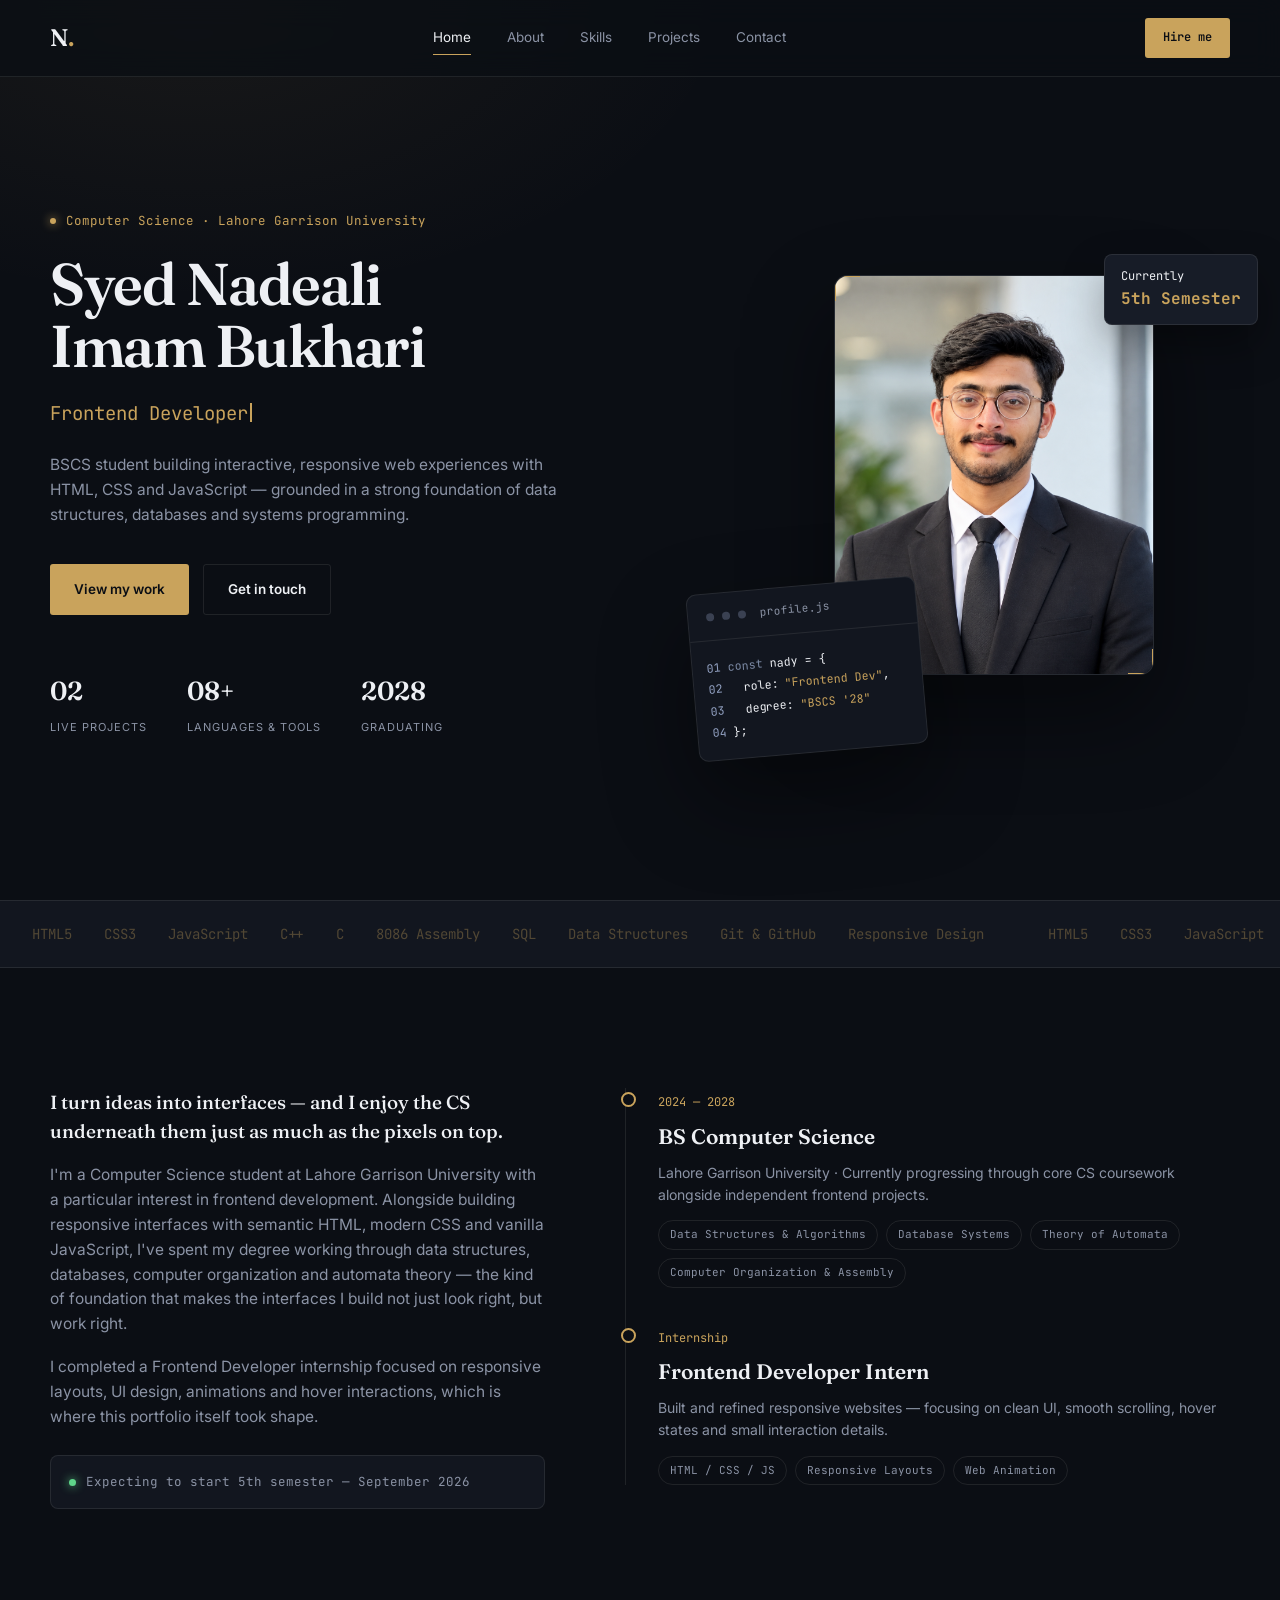
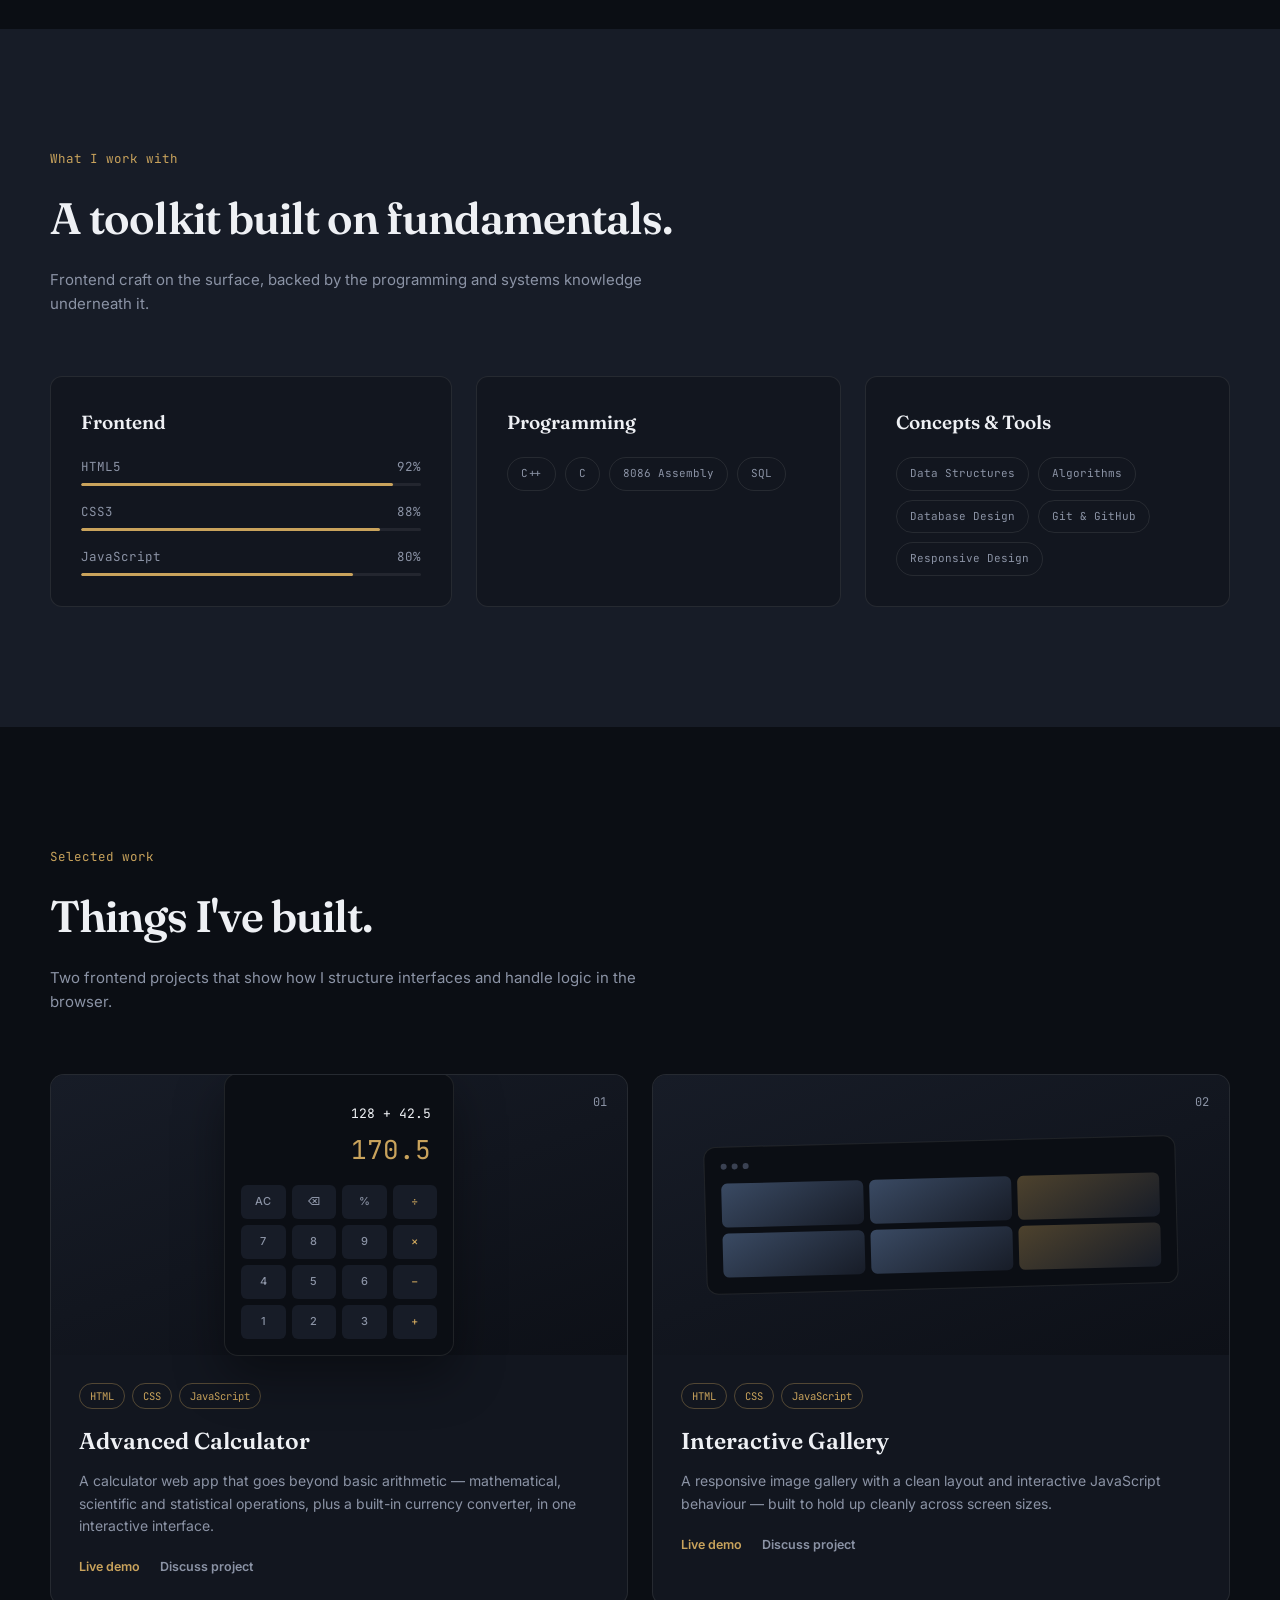
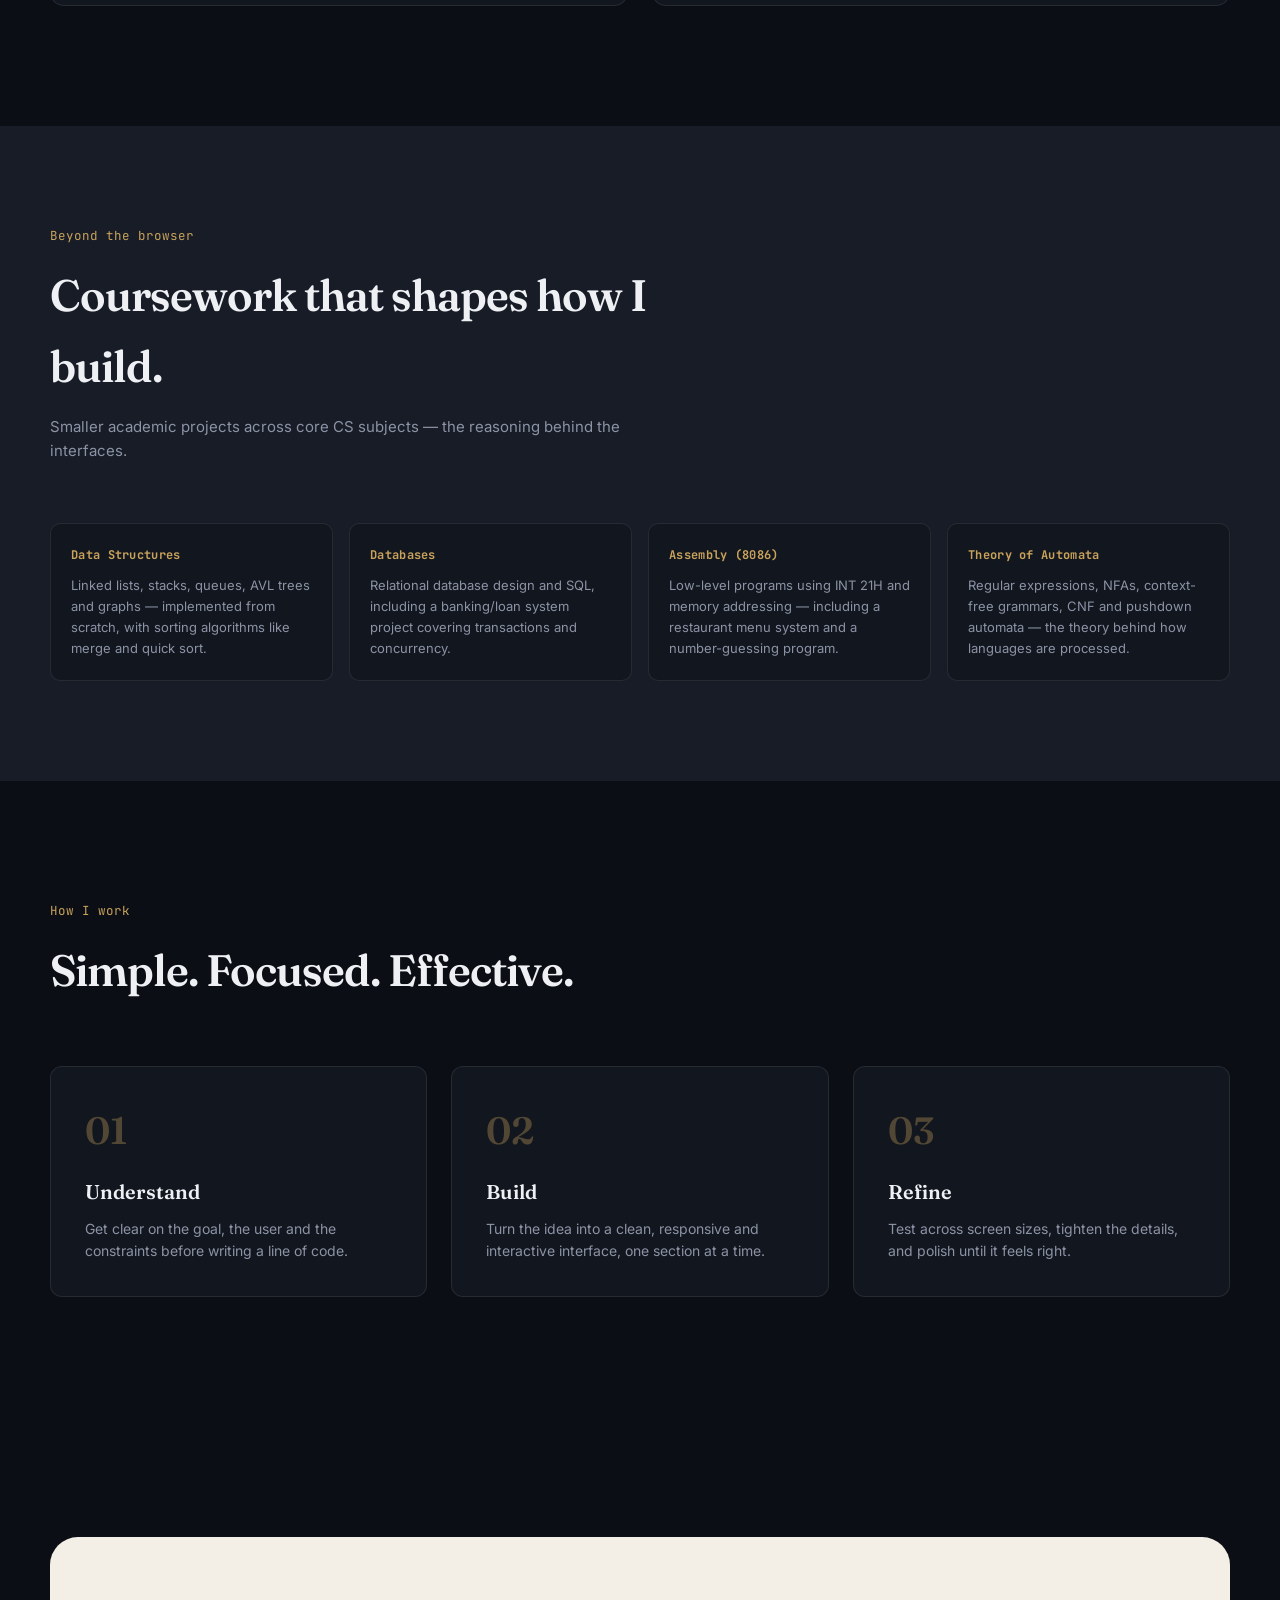
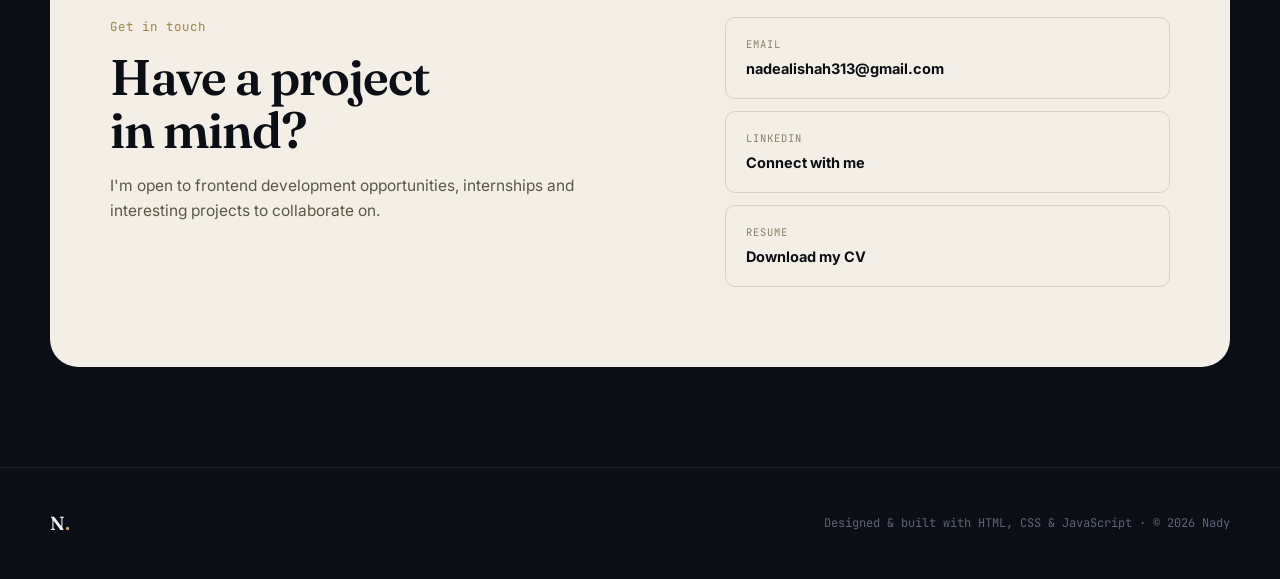
<file: index.html>
<!DOCTYPE html>
<html lang="en">
<head>
<meta charset="UTF-8">
<meta name="viewport" content="width=device-width, initial-scale=1.0">
<title>Syed Nadeali Bukhari — Frontend Developer</title>
<link rel="preconnect" href="https://fonts.googleapis.com">
<link href="https://fonts.googleapis.com/css2?family=Fraunces:opsz,wght@9..144,400;9..144,500;9..144,600;9..144,700&family=Inter:wght@400;500;600;700&family=JetBrains+Mono:wght@400;500;600&display=swap" rel="stylesheet">
<link rel="stylesheet" href="style.css">
</head>
<body>

<div class="progress-bar" id="progressBar"></div>
<div class="cursor-glow" id="cursorGlow"></div>

<!-- ================= NAVBAR ================= -->
<header class="navbar">
  <div class="wrap">
    <a href="#home" class="logo">N<em>.</em></a>
    <nav class="nav-links" id="navLinks">
      <a href="#home" class="active">Home</a>
      <a href="#about">About</a>
      <a href="#skills">Skills</a>
      <a href="#projects">Projects</a>
      <a href="#contact">Contact</a>
      <a href="#contact" class="mobile-hire">Hire me</a>
    </nav>
    <a href="#contact" class="nav-cta">Hire me</a>
    <button class="menu-btn" id="menuBtn">☰</button>
  </div>
</header>

<!-- ================= HERO ================= -->
<section id="home" class="hero">
  <div class="wrap">
    <div>
      <p class="hero-affil">Computer Science · Lahore Garrison University</p>
      <h1>Syed Nadeali<br>Imam Bukhari<span class="last"></span></h1>
      <p class="typed-role"><span id="typedText"></span><span class="cursor-blink"></span></p>
      <p class="hero-desc">BSCS student building interactive, responsive web experiences with HTML, CSS and JavaScript — grounded in a strong foundation of data structures, databases and systems programming.</p>
      <div class="hero-buttons">
        <a href="#projects" class="btn-primary">View my work</a>
        <a href="#contact" class="btn-ghost">Get in touch</a>
      </div>
      <div class="hero-meta">
        <div><strong>02</strong><span>Live projects</span></div>
        <div><strong>08+</strong><span>Languages &amp; tools</span></div>
        <div><strong>2028</strong><span>Graduating</span></div>
      </div>
    </div>

    <div class="hero-visual">
      <div class="photo-frame" id="photoFrame">
        <img src="nadeali.jpg" alt="Syed Nadeali Bukhari" onerror="document.getElementById('photoFrame').classList.add('no-photo')">
        <span class="frame-corner tl"></span>
        <span class="frame-corner br"></span>
      </div>

      <div class="ledger-card mini">
        <div class="ledger-head">
          <span class="dot"></span><span class="dot"></span><span class="dot"></span>
          <p style="margin-left:6px;">profile.js</p>
        </div>
        <div class="ledger-body">
          <p><span class="num">01</span> <span class="k">const</span> nady = {</p>
          <p><span class="num">02</span> &nbsp;&nbsp;role: <span class="s">"Frontend Dev"</span>,</p>
          <p><span class="num">03</span> &nbsp;&nbsp;degree: <span class="s">"BSCS '28"</span></p>
          <p><span class="num">04</span> };</p>
        </div>
      </div>

      <div class="floating-badge">Currently<br><strong>5th Semester</strong></div>
    </div>
  </div>
</section>

<!-- ================= MARQUEE ================= -->
<div class="marquee-strip">
  <div class="marquee-track" id="marqueeTrack">
    <span>
      <i>HTML5</i><i>CSS3</i><i>JavaScript</i><i>C++</i><i>C</i><i>8086 Assembly</i><i>SQL</i><i>Data Structures</i><i>Git &amp; GitHub</i><i>Responsive Design</i>
    </span>
    <span>
      <i>HTML5</i><i>CSS3</i><i>JavaScript</i><i>C++</i><i>C</i><i>8086 Assembly</i><i>SQL</i><i>Data Structures</i><i>Git &amp; GitHub</i><i>Responsive Design</i>
    </span>
  </div>
</div>

<!-- ================= ABOUT ================= -->
<section id="about" class="section about-section">
  <div class="wrap">
    <div class="about-text reveal">
      <p class="lead">I turn ideas into interfaces — and I enjoy the CS underneath them just as much as the pixels on top.</p>
      <p>I'm a Computer Science student at Lahore Garrison University with a particular interest in frontend development. Alongside building responsive interfaces with semantic HTML, modern CSS and vanilla JavaScript, I've spent my degree working through data structures, databases, computer organization and automata theory — the kind of foundation that makes the interfaces I build not just look right, but work right.</p>
      <p>I completed a Frontend Developer internship focused on responsive layouts, UI design, animations and hover interactions, which is where this portfolio itself took shape.</p>
      <div class="about-status">Expecting to start 5th semester — September 2026</div>
    </div>

    <div class="reveal">
      <div class="timeline">
        <div class="timeline-item">
          <span class="years">2024 — 2028</span>
          <h3>BS Computer Science</h3>
          <p>Lahore Garrison University · Currently progressing through core CS coursework alongside independent frontend projects.</p>
          <div class="chip-row">
            <span class="chip">Data Structures &amp; Algorithms</span>
            <span class="chip">Database Systems</span>
            <span class="chip">Theory of Automata</span>
            <span class="chip">Computer Organization &amp; Assembly</span>
          </div>
        </div>
        <div class="timeline-item">
          <span class="years">Internship</span>
          <h3>Frontend Developer Intern</h3>
          <p>Built and refined responsive websites — focusing on clean UI, smooth scrolling, hover states and small interaction details.</p>
          <div class="chip-row">
            <span class="chip">HTML / CSS / JS</span>
            <span class="chip">Responsive Layouts</span>
            <span class="chip">Web Animation</span>
          </div>
        </div>
      </div>
    </div>
  </div>
</section>

<!-- ================= SKILLS ================= -->
<section id="skills" class="section" style="background:var(--panel-2);">
  <div class="wrap">
    <div class="section-head reveal">
      <span class="index">What I work with</span>
      <h2>A toolkit built on fundamentals.</h2>
      <p>Frontend craft on the surface, backed by the programming and systems knowledge underneath it.</p>
    </div>

    <div class="skills-grid">
      <div class="skill-block reveal">
        <h3>Frontend</h3>
        <div class="bar-row"><div class="bar-label"><span>HTML5</span><span>92%</span></div><div class="bar-track"><div class="bar-fill" data-width="92"></div></div></div>
        <div class="bar-row"><div class="bar-label"><span>CSS3</span><span>88%</span></div><div class="bar-track"><div class="bar-fill" data-width="88"></div></div></div>
        <div class="bar-row"><div class="bar-label"><span>JavaScript</span><span>80%</span></div><div class="bar-track"><div class="bar-fill" data-width="80"></div></div></div>
      </div>

      <div class="skill-block reveal">
        <h3>Programming</h3>
        <div class="tag-cloud">
          <span class="chip">C++</span>
          <span class="chip">C</span>
          <span class="chip">8086 Assembly</span>
          <span class="chip">SQL</span>
        </div>
      </div>

      <div class="skill-block reveal">
        <h3>Concepts &amp; Tools</h3>
        <div class="tag-cloud">
          <span class="chip">Data Structures</span>
          <span class="chip">Algorithms</span>
          <span class="chip">Database Design</span>
          <span class="chip">Git &amp; GitHub</span>
          <span class="chip">Responsive Design</span>
        </div>
      </div>
    </div>
  </div>
</section>

<!-- ================= PROJECTS ================= -->
<section id="projects" class="section">
  <div class="wrap">
    <div class="section-head reveal">
      <span class="index">Selected work</span>
      <h2>Things I've built.</h2>
      <p>Two frontend projects that show how I structure interfaces and handle logic in the browser.</p>
    </div>

    <div class="projects-grid">
      <div class="project-card reveal">
        <div class="project-preview">
          <span class="project-index">01</span>
          <div class="calc-mock">
            <div class="calc-display">128 + 42.5<span class="result">170.5</span></div>
            <div class="calc-keys">
              <b>AC</b><b>⌫</b><b>%</b><b class="op">÷</b>
              <b>7</b><b>8</b><b>9</b><b class="op">×</b>
              <b>4</b><b>5</b><b>6</b><b class="op">−</b>
              <b>1</b><b>2</b><b>3</b><b class="op">+</b>
            </div>
          </div>
        </div>
        <div class="project-info">
          <div class="project-tags"><span>HTML</span><span>CSS</span><span>JavaScript</span></div>
          <h3>Advanced Calculator</h3>
          <p>A calculator web app that goes beyond basic arithmetic — mathematical, scientific and statistical operations, plus a built-in currency converter, in one interactive interface.</p>
          <div class="project-links">
            <a href="CodeAlpha_Calculator/index.html" target="_blank" rel="noopener">Live demo</a>
            <a href="#contact" class="secondary">Discuss project</a>
          </div>
        </div>
      </div>

      <div class="project-card reveal">
        <div class="project-preview">
          <span class="project-index">02</span>
          <div class="gallery-mock">
            <div class="fake-dots"><span></span><span></span><span></span></div>
            <div class="gallery-grid-mini">
              <div></div><div></div><div></div><div></div><div></div><div></div>
            </div>
          </div>
        </div>
        <div class="project-info">
          <div class="project-tags"><span>HTML</span><span>CSS</span><span>JavaScript</span></div>
          <h3>Interactive Gallery</h3>
          <p>A responsive image gallery with a clean layout and interactive JavaScript behaviour — built to hold up cleanly across screen sizes.</p>
          <div class="project-links">
            <a href="CodeAlpha_ImageGallery/index.html" target="_blank" rel="noopener">Live demo</a>
            <a href="#contact" class="secondary">Discuss project</a>
          </div>
        </div>
      </div>
    </div>
  </div>
</section>

<!-- ================= BEYOND THE BROWSER ================= -->
<section class="section" style="background:var(--panel-2);padding-top:100px;padding-bottom:100px;">
  <div class="wrap">
    <div class="section-head reveal">
      <span class="index">Beyond the browser</span>
      <h2>Coursework that shapes how I build.</h2>
      <p>Smaller academic projects across core CS subjects — the reasoning behind the interfaces.</p>
    </div>

    <div class="course-grid">
      <div class="course-card reveal">
        <h4>Data Structures</h4>
        <p>Linked lists, stacks, queues, AVL trees and graphs — implemented from scratch, with sorting algorithms like merge and quick sort.</p>
      </div>
      <div class="course-card reveal">
        <h4>Databases</h4>
        <p>Relational database design and SQL, including a banking/loan system project covering transactions and concurrency.</p>
      </div>
      <div class="course-card reveal">
        <h4>Assembly (8086)</h4>
        <p>Low-level programs using INT 21H and memory addressing — including a restaurant menu system and a number-guessing program.</p>
      </div>
      <div class="course-card reveal">
        <h4>Theory of Automata</h4>
        <p>Regular expressions, NFAs, context-free grammars, CNF and pushdown automata — the theory behind how languages are processed.</p>
      </div>
    </div>
  </div>
</section>

<!-- ================= PROCESS ================= -->
<section class="section">
  <div class="wrap">
    <div class="section-head reveal">
      <span class="index">How I work</span>
      <h2>Simple. Focused. Effective.</h2>
    </div>
    <div class="process-grid">
      <div class="process-card reveal">
        <span class="step-num">01</span>
        <h3>Understand</h3>
        <p>Get clear on the goal, the user and the constraints before writing a line of code.</p>
      </div>
      <div class="process-card reveal">
        <span class="step-num">02</span>
        <h3>Build</h3>
        <p>Turn the idea into a clean, responsive and interactive interface, one section at a time.</p>
      </div>
      <div class="process-card reveal">
        <span class="step-num">03</span>
        <h3>Refine</h3>
        <p>Test across screen sizes, tighten the details, and polish until it feels right.</p>
      </div>
    </div>
  </div>
</section>

<!-- ================= CONTACT ================= -->
<section id="contact" class="section" style="padding-bottom:60px;">
  <div class="contact-section">
    <div class="wrap">
      <div class="reveal">
        <span class="index" style="font-family:var(--mono);font-size:12.5px;display:block;margin-bottom:14px;">Get in touch</span>
        <h2>Have a project<br>in mind?</h2>
        <p class="hero-desc" style="margin-top:18px;">I'm open to frontend development opportunities, internships and interesting projects to collaborate on.</p>
      </div>
      <div class="contact-links reveal">
        <a href="mailto:nadealishah313@gmail.com">
          <small>Email</small>
          <strong>nadealishah313@gmail.com</strong>
        </a>
        <a href="https://www.linkedin.com/in/syed-nadeali-bukhari-516584423" target="_blank" rel="noopener">
          <small>LinkedIn</small>
          <strong>Connect with me</strong>
        </a>
        <a href="resume.pdf" target="_blank">
          <small>Resume</small>
          <strong>Download my CV</strong>
        </a>
      </div>
    </div>
  </div>
</section>

<!-- ================= FOOTER ================= -->
<footer>
  <div class="wrap">
    <a href="#home" class="logo" style="font-size:19px;">N<em>.</em></a>
    <p>Designed &amp; built with HTML, CSS &amp; JavaScript · © <span id="year"></span> Nady</p>
  </div>
</footer>

<script src="script.js"></script>
</body>
</html>
</file>
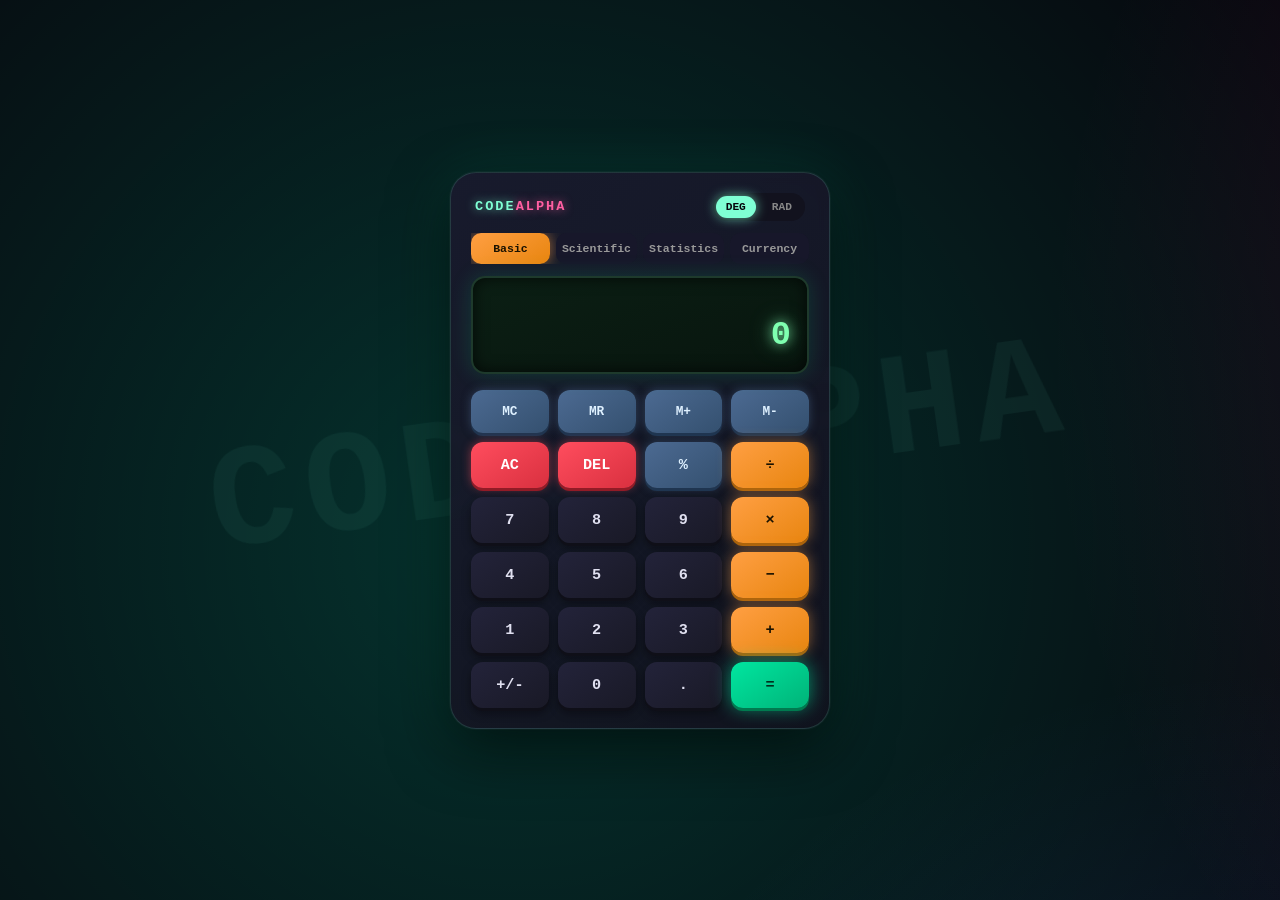
<file: CodeAlpha_Calculator/index.html>
<!DOCTYPE html>
<html lang="en">
<head>
<meta charset="UTF-8">
<meta name="viewport" content="width=device-width, initial-scale=1.0">
<title>Scientific Calculator | CodeAlpha</title>
<link rel="stylesheet" href="style.css">
</head>
<body>

<div class="bg-watermark">CODEALPHA</div>

<div class="calculator">

  <div class="top-bar">
    <div class="brand">CODE<span>ALPHA</span></div>
    <div class="mode-switch">
      <button class="mode-btn active" data-mode="DEG">DEG</button>
      <button class="mode-btn" data-mode="RAD">RAD</button>
    </div>
  </div>

  <div class="tabs">
    <button class="tab-btn active" data-tab="basic">Basic</button>
    <button class="tab-btn" data-tab="scientific">Scientific</button>
    <button class="tab-btn" data-tab="stats">Statistics</button>
    <button class="tab-btn" data-tab="currency">Currency</button>
  </div>

  <div class="screen">
    <div class="memory-indicator" id="memory-indicator"></div>
    <div class="previous-operand" id="previous-operand"></div>
    <div class="current-operand" id="current-operand">0</div>
  </div>

  <!-- BASIC PANEL -->
  <div class="panel basic-panel active-panel">
    <div class="buttons basic-grid">
      <button class="btn func" data-action="mc">MC</button>
      <button class="btn func" data-action="mr">MR</button>
      <button class="btn func" data-action="mplus">M+</button>
      <button class="btn func" data-action="mminus">M-</button>

      <button class="btn clear" data-action="clear">AC</button>
      <button class="btn delete" data-action="delete">DEL</button>
      <button class="btn percent" data-action="percent">%</button>
      <button class="btn operator" data-action="operator" data-value="/">÷</button>

      <button class="btn number" data-value="7">7</button>
      <button class="btn number" data-value="8">8</button>
      <button class="btn number" data-value="9">9</button>
      <button class="btn operator" data-action="operator" data-value="*">×</button>

      <button class="btn number" data-value="4">4</button>
      <button class="btn number" data-value="5">5</button>
      <button class="btn number" data-value="6">6</button>
      <button class="btn operator" data-action="operator" data-value="-">−</button>

      <button class="btn number" data-value="1">1</button>
      <button class="btn number" data-value="2">2</button>
      <button class="btn number" data-value="3">3</button>
      <button class="btn operator" data-action="operator" data-value="+">+</button>

      <button class="btn number" data-action="sign">+/-</button>
      <button class="btn number" data-value="0">0</button>
      <button class="btn number" data-value=".">.</button>
      <button class="btn equals" data-action="equals">=</button>
    </div>
  </div>

  <!-- SCIENTIFIC PANEL -->
  <div class="panel scientific-panel">
    <div class="buttons sci-grid">
      <button class="btn sci" data-action="func" data-value="sin">sin</button>
      <button class="btn sci" data-action="func" data-value="cos">cos</button>
      <button class="btn sci" data-action="func" data-value="tan">tan</button>
      <button class="btn sci" data-action="func" data-value="log">log</button>
      <button class="btn sci" data-action="func" data-value="ln">ln</button>

      <button class="btn sci" data-action="func" data-value="asin">sin⁻¹</button>
      <button class="btn sci" data-action="func" data-value="acos">cos⁻¹</button>
      <button class="btn sci" data-action="func" data-value="atan">tan⁻¹</button>
      <button class="btn sci" data-action="func" data-value="sqrt">√</button>
      <button class="btn sci" data-action="func" data-value="cbrt">∛</button>

      <button class="btn sci" data-action="pow2">x²</button>
      <button class="btn sci" data-action="pow3">x³</button>
      <button class="btn sci" data-action="operator" data-value="^">xʸ</button>
      <button class="btn sci" data-action="inverse">1/x</button>
      <button class="btn sci" data-action="fact">n!</button>

      <button class="btn sci" data-action="const" data-value="pi">π</button>
      <button class="btn sci" data-action="const" data-value="e">e</button>
      <button class="btn sci" data-action="paren" data-value="(">(</button>
      <button class="btn sci" data-action="paren" data-value=")">)</button>
      <button class="btn sci" data-action="frac">a/b</button>

      <button class="btn clear wide-2" data-action="clear">AC</button>
      <button class="btn delete wide-2" data-action="delete">DEL</button>
      <button class="btn equals wide" data-action="equals">=</button>
    </div>
  </div>

  <!-- STATISTICS PANEL -->
  <div class="panel stats-panel">
    <div class="stats-entry">
      <input type="text" id="stats-input" placeholder="e.g. 4,8,15,16,23,42" />
      <button class="btn stats-add" id="stats-add-btn">Add Data</button>
    </div>
    <div class="stats-list" id="stats-list">No data yet</div>
    <div class="stats-results" id="stats-results"></div>
    <div class="buttons stats-actions">
      <button class="btn func" id="stats-calc-btn">Calculate</button>
      <button class="btn clear" id="stats-clear-btn">Clear Data</button>
    </div>
  </div>

  <!-- CURRENCY PANEL -->
  <div class="panel currency-panel">
    <div class="currency-row">
      <label>Amount</label>
      <input type="number" id="currency-amount" value="1" min="0" step="0.01" />
    </div>

    <div class="currency-row currency-row-two">
      <div>
        <label>From</label>
        <select id="currency-from">
          <option value="USD">USD</option>
          <option value="EUR">EUR</option>
          <option value="GBP">GBP</option>
          <option value="JPY">JPY</option>
          <option value="INR" selected>INR</option>
          <option value="AUD">AUD</option>
          <option value="CAD">CAD</option>
          <option value="PKR">PKR</option>
          <option value="AED">AED</option>
          <option value="CNY">CNY</option>
        </select>
      </div>

      <button class="btn swap-btn" id="currency-swap-btn" title="Swap currencies">⇅</button>

      <div>
        <label>To</label>
        <select id="currency-to">
          <option value="USD" selected>USD</option>
          <option value="EUR">EUR</option>
          <option value="GBP">GBP</option>
          <option value="JPY">JPY</option>
          <option value="INR">INR</option>
          <option value="AUD">AUD</option>
          <option value="CAD">CAD</option>
          <option value="PKR">PKR</option>
          <option value="AED">AED</option>
          <option value="CNY">CNY</option>
        </select>
      </div>
    </div>

    <button class="btn func currency-convert" id="currency-convert-btn">Convert</button>
    <div class="currency-result" id="currency-result">1 INR = 0.012 USD</div>
  </div>

</div>

<script src="script.js"></script>
</body>
</html>
</file>
<file: style.css>
:root{
  --ink:#0b0e14;
  --panel:#12161f;
  --panel-2:#171c27;
  --line:rgba(244,241,234,0.09);
  --text:#eef0f4;
  --muted:#8b93a5;
  --brass:#c9a35c;
  --brass-soft:rgba(201,163,92,0.14);
  --brass-dim:rgba(201,163,92,0.35);
  --paper:#f3efe6;
  --paper-line:rgba(11,14,20,0.12);
  --serif:'Fraunces',serif;
  --mono:'JetBrains Mono',monospace;
  --sans:'Inter',sans-serif;
}

*{margin:0;padding:0;box-sizing:border-box;}
html{scroll-behavior:smooth;}
body{
  background:var(--ink);
  color:var(--text);
  font-family:var(--sans);
  line-height:1.6;
  overflow-x:hidden;
}
a{text-decoration:none;color:inherit;}
ul{list-style:none;}
img{max-width:100%;display:block;}
section{scroll-margin-top:90px;}
::selection{background:var(--brass-dim);color:var(--ink);}

@media (prefers-reduced-motion: reduce){
  *{animation-duration:0.001ms !important; animation-iteration-count:1 !important; transition-duration:0.001ms !important; scroll-behavior:auto !important;}
}

.wrap{width:min(1180px,calc(100% - 48px));margin:0 auto;}

.progress-bar{
  position:fixed;top:0;left:0;height:2px;background:var(--brass);
  z-index:999;width:0%;transition:width .1s linear;
}

.cursor-glow{
  position:fixed;width:420px;height:420px;border-radius:50%;
  background:radial-gradient(circle,rgba(201,163,92,0.08),transparent 70%);
  pointer-events:none;z-index:1;transform:translate(-50%,-50%);
  transition:opacity .3s ease;opacity:0;
}

.navbar{
  position:fixed;top:0;left:0;right:0;z-index:100;
  background:rgba(11,14,20,0.72);
  backdrop-filter:blur(14px);
  border-bottom:1px solid var(--line);
}
.navbar .wrap{
  height:76px;display:flex;align-items:center;justify-content:space-between;
}
.logo{
  font-family:var(--serif);font-size:24px;font-weight:600;letter-spacing:-.5px;
}
.logo em{font-style:normal;color:var(--brass);}
.nav-links{display:flex;align-items:center;gap:36px;}
.nav-links a{
  font-size:13.5px;color:var(--muted);position:relative;padding:4px 0;
  transition:color .25s ease;
}
.nav-links a::after{
  content:'';position:absolute;left:0;bottom:-2px;width:0;height:1px;
  background:var(--brass);transition:width .3s ease;
}
.nav-links a:hover,.nav-links a.active{color:var(--text);}
.nav-links a:hover::after,.nav-links a.active::after{width:100%;}
.nav-cta{
  font-family:var(--mono);font-size:12px;color:var(--ink);background:var(--brass);
  padding:10px 18px;border-radius:3px;font-weight:600;transition:transform .25s ease,box-shadow .25s ease;
}
.nav-cta:hover{transform:translateY(-2px);box-shadow:0 10px 24px rgba(201,163,92,0.25);}
.menu-btn{display:none;background:none;border:none;color:var(--text);font-size:22px;cursor:pointer;}

@media(max-width:860px){
  .nav-links,.nav-cta{display:none;}
  .menu-btn{display:block;}
  .nav-links.show{
    display:flex;position:absolute;top:76px;left:0;right:0;flex-direction:column;
    background:var(--panel);padding:18px 24px;gap:6px;border-bottom:1px solid var(--line);
  }
  .nav-links.show a{padding:12px 0;border-bottom:1px solid var(--line);width:100%;}
}

.hero{
  min-height:100vh;display:flex;align-items:center;
  padding:130px 0 80px;position:relative;
  background:
    radial-gradient(ellipse 900px 500px at 15% 0%, rgba(201,163,92,0.07), transparent 60%);
}
.hero .wrap{
  display:grid;grid-template-columns:1.15fr .85fr;gap:70px;align-items:center;
}
.hero-affil{
  font-family:var(--mono);font-size:12.5px;color:var(--brass);
  display:flex;align-items:center;gap:10px;margin-bottom:22px;
}
.hero-affil::before{
  content:'';width:6px;height:6px;border-radius:50%;background:var(--brass);
  box-shadow:0 0 10px var(--brass);
}
.hero h1{
  font-family:var(--serif);font-weight:600;letter-spacing:-1.5px;
  font-size:clamp(38px,4.6vw,64px);line-height:1.05;color:var(--text);
}
.hero h1 .last{display:block;color:var(--muted);font-weight:400;}
.typed-role{
  font-family:var(--mono);font-size:clamp(15px,1.7vw,19px);color:var(--brass);
  margin-top:22px;min-height:28px;
}
.typed-role .cursor-blink{
  display:inline-block;width:2px;height:1em;background:var(--brass);
  margin-left:2px;vertical-align:-2px;animation:blink 1s step-end infinite;
}
@keyframes blink{50%{opacity:0;}}
.hero-desc{
  max-width:520px;color:var(--muted);font-size:15.5px;margin-top:24px;
}
.hero-buttons{display:flex;gap:14px;margin-top:36px;flex-wrap:wrap;}
.btn-primary,.btn-ghost{
  font-size:13.5px;font-weight:600;padding:14px 24px;border-radius:3px;
  transition:transform .25s ease,box-shadow .25s ease,border-color .25s ease;
  display:inline-flex;align-items:center;gap:8px;
}
.btn-primary{background:var(--brass);color:var(--ink);}
.btn-primary:hover{transform:translateY(-3px);box-shadow:0 16px 32px rgba(201,163,92,0.22);}
.btn-ghost{border:1px solid var(--line);color:var(--text);}
.btn-ghost:hover{border-color:var(--brass-dim);transform:translateY(-3px);}

.hero-meta{
  display:flex;flex-wrap:wrap;gap:40px;margin-top:56px;
}
.hero-meta div strong{
  font-family:var(--serif);font-size:26px;font-weight:600;display:block;color:var(--text);
}
.hero-meta div span{font-size:11px;color:var(--muted);text-transform:uppercase;letter-spacing:1px;}

/* ===== HERO VISUAL (photo + floating cards) ===== */
.hero-visual{position:relative;height:480px;display:flex;align-items:center;justify-content:center;}

.photo-frame{
  position:relative;width:320px;height:400px;border-radius:14px;overflow:hidden;
  border:1px solid var(--line);background:var(--panel);z-index:2;
  box-shadow:0 40px 90px rgba(0,0,0,0.45);
}
.photo-frame img{width:100%;height:100%;object-fit:cover;display:block;}
.photo-frame.no-photo img{display:none;}
.photo-frame.no-photo::after{
  content:'SN';position:absolute;inset:0;display:flex;align-items:center;justify-content:center;
  font-family:var(--serif);font-size:64px;font-weight:600;color:var(--brass-dim);
  background:repeating-linear-gradient(45deg,var(--panel),var(--panel) 12px,var(--panel-2) 12px,var(--panel-2) 24px);
}
.frame-corner{position:absolute;width:26px;height:26px;border:2px solid var(--brass);z-index:3;}
.frame-corner.tl{top:-1px;left:-1px;border-right:none;border-bottom:none;}
.frame-corner.br{bottom:-1px;right:-1px;border-left:none;border-top:none;}

.ledger-card{
  width:400px;background:var(--panel);border:1px solid var(--line);border-radius:10px;
  overflow:hidden;box-shadow:0 40px 90px rgba(0,0,0,0.45);z-index:2;
  transform:rotate(-2deg);transition:transform .4s ease;
}
.ledger-card:hover{transform:rotate(0deg);}
.ledger-card.mini{
  position:absolute;width:230px;bottom:-8%;left:-14%;transform:rotate(-5deg);z-index:4;
}
.ledger-card.mini .ledger-body{padding:16px 14px;font-size:11.5px;line-height:1.9;}
.ledger-card.mini:hover{transform:rotate(-2deg);}
.ledger-head{
  display:flex;align-items:center;gap:8px;padding:14px 18px;
  border-bottom:1px solid var(--line);font-family:var(--mono);font-size:11px;color:var(--muted);
}
.ledger-head .dot{width:8px;height:8px;border-radius:50%;background:#3a4152;}
.ledger-body{padding:24px 20px;font-family:var(--mono);font-size:13px;line-height:2.1;}
.ledger-body .k{color:#7c8aa5;}
.ledger-body .s{color:var(--brass);}
.ledger-body .num{color:#94a3c4;}

.floating-badge{
  position:absolute;top:4%;right:-6%;background:var(--panel-2);border:1px solid var(--line);
  padding:12px 16px;border-radius:8px;font-family:var(--mono);font-size:12px;color:var(--text);
  box-shadow:0 20px 40px rgba(0,0,0,0.35);animation:float 5s ease-in-out infinite;z-index:3;
}
.floating-badge strong{color:var(--brass);display:block;font-size:16px;}
@keyframes float{50%{transform:translateY(-14px);}}

@media(max-width:900px){
  .hero .wrap{grid-template-columns:1fr;}
  .hero-visual{height:420px;margin-top:30px;}
  .photo-frame{width:240px;height:300px;}
  .ledger-card.mini{width:190px;left:2%;bottom:-6%;}
  .floating-badge{top:-4%;right:2%;}
}
@media(max-width:480px){
  .hero-meta{gap:24px;}
  .hero-meta div strong{font-size:22px;}
}

.marquee-strip{
  border-top:1px solid var(--line);border-bottom:1px solid var(--line);
  padding:22px 0;overflow:hidden;background:var(--panel);
}
.marquee-track{display:flex;width:max-content;animation:scroll-left 28s linear infinite;}
.marquee-track span{
  font-family:var(--mono);font-size:14px;color:var(--muted);padding:0 32px;
  display:flex;align-items:center;gap:32px;white-space:nowrap;
}
.marquee-track span i{color:var(--brass-dim);font-style:normal;}
@keyframes scroll-left{from{transform:translateX(0);}to{transform:translateX(-50%);}}

.section{padding:120px 0;}
.section-head{max-width:640px;margin-bottom:60px;}
.section-head .index{
  font-family:var(--mono);font-size:12.5px;color:var(--brass);margin-bottom:14px;display:block;
}
.section-head h2{
  font-family:var(--serif);font-weight:600;letter-spacing:-1px;
  font-size:clamp(30px,3.6vw,44px);color:var(--text);
}
.section-head p{color:var(--muted);font-size:15px;margin-top:14px;}

.reveal{opacity:0;transform:translateY(24px);transition:opacity .7s ease,transform .7s ease;}
.reveal.in{opacity:1;transform:translateY(0);}

.about-section .wrap{display:grid;grid-template-columns:.9fr 1.1fr;gap:80px;}
.about-text p{color:var(--muted);font-size:15.5px;margin-bottom:18px;}
.about-text .lead{color:var(--text);font-size:19px;font-family:var(--serif);font-weight:500;line-height:1.5;}
.about-status{
  margin-top:26px;padding:16px 18px;border:1px solid var(--line);border-radius:8px;
  background:var(--panel);font-family:var(--mono);font-size:12.5px;color:var(--muted);
  display:flex;align-items:center;gap:10px;
}
.about-status::before{content:'';width:7px;height:7px;border-radius:50%;background:#5fd68a;box-shadow:0 0 10px #5fd68a;flex-shrink:0;}

.timeline{border-left:1px solid var(--line);padding-left:32px;position:relative;}
.timeline-item{position:relative;padding-bottom:36px;}
.timeline-item:last-child{padding-bottom:0;}
.timeline-item::before{
  content:'';position:absolute;left:-37px;top:4px;width:11px;height:11px;border-radius:50%;
  background:var(--ink);border:2px solid var(--brass);
}
.timeline-item .years{font-family:var(--mono);font-size:12px;color:var(--brass);}
.timeline-item h3{font-family:var(--serif);font-size:21px;margin-top:6px;font-weight:600;}
.timeline-item p{color:var(--muted);font-size:14px;margin-top:8px;}
.chip-row{display:flex;flex-wrap:wrap;gap:8px;margin-top:14px;}
.chip{
  font-family:var(--mono);font-size:11px;color:var(--muted);border:1px solid var(--line);
  padding:5px 11px;border-radius:20px;
}

.skills-grid{display:grid;grid-template-columns:1.1fr 1fr 1fr;gap:24px;}
.skill-block{
  background:var(--panel);border:1px solid var(--line);border-radius:12px;padding:30px;
  transition:border-color .3s ease,transform .3s ease;
}
.skill-block:hover{border-color:var(--brass-dim);transform:translateY(-6px);}
.skill-block h3{font-family:var(--serif);font-size:19px;margin-bottom:20px;font-weight:600;}
.bar-row{margin-bottom:16px;}
.bar-row:last-child{margin-bottom:0;}
.bar-row .bar-label{display:flex;justify-content:space-between;font-size:12.5px;color:var(--muted);margin-bottom:6px;font-family:var(--mono);}
.bar-track{height:3px;background:rgba(255,255,255,0.07);border-radius:10px;overflow:hidden;}
.bar-fill{height:100%;background:var(--brass);border-radius:10px;width:0%;transition:width 1.2s ease;}
.tag-cloud{display:flex;flex-wrap:wrap;gap:9px;}
.tag-cloud .chip{padding:7px 13px;}

@media(max-width:900px){.skills-grid{grid-template-columns:1fr;}}

.exp-card{
  border:1px solid var(--line);border-radius:12px;padding:36px;background:var(--panel);
  display:grid;grid-template-columns:.7fr 1.3fr;gap:40px;
}
.exp-role h3{font-family:var(--serif);font-size:24px;font-weight:600;}
.exp-role .years{font-family:var(--mono);color:var(--brass);font-size:12.5px;margin-top:8px;display:block;}
.exp-list{display:grid;grid-template-columns:1fr 1fr;gap:10px 24px;}
.exp-list li{color:var(--muted);font-size:14px;padding-left:18px;position:relative;}
.exp-list li::before{content:'—';position:absolute;left:0;color:var(--brass-dim);}
@media(max-width:760px){.exp-card{grid-template-columns:1fr;}.exp-list{grid-template-columns:1fr;}}

.projects-grid{display:grid;grid-template-columns:repeat(2,1fr);gap:24px;}
.project-card{
  background:var(--panel);border:1px solid var(--line);border-radius:14px;overflow:hidden;
  transition:transform .4s ease,border-color .4s ease;
}
.project-card:hover{transform:translateY(-8px);border-color:var(--brass-dim);}
.project-preview{
  height:280px;display:flex;align-items:center;justify-content:center;position:relative;
  background:linear-gradient(160deg,#171c27,#0d1017);
}
.project-index{position:absolute;top:18px;right:20px;font-family:var(--mono);font-size:12px;color:var(--muted);}

.calc-mock{width:230px;background:var(--ink);border:1px solid var(--line);border-radius:14px;padding:16px;box-shadow:0 20px 50px rgba(0,0,0,0.4);}
.calc-display{text-align:right;padding:14px 6px;font-family:var(--mono);color:var(--text);font-size:13px;}
.calc-display .result{font-size:26px;color:var(--brass);display:block;margin-top:4px;}
.calc-keys{display:grid;grid-template-columns:repeat(4,1fr);gap:6px;}
.calc-keys b{height:34px;display:grid;place-items:center;background:var(--panel-2);border-radius:6px;font-size:11px;font-weight:500;color:var(--muted);}
.calc-keys b.op{color:var(--brass);}

.gallery-mock{width:82%;background:var(--ink);border:1px solid var(--line);border-radius:12px;padding:16px;transform:rotate(-1.5deg);}
.gallery-mock .fake-dots{display:flex;gap:5px;margin-bottom:14px;}
.gallery-mock .fake-dots span{width:6px;height:6px;border-radius:50%;background:#3a4152;}
.gallery-grid-mini{display:grid;grid-template-columns:repeat(3,1fr);gap:6px;}
.gallery-grid-mini div{height:44px;border-radius:6px;background:linear-gradient(150deg,#3a4a63,#171c27);}
.gallery-grid-mini div:nth-child(3n){background:linear-gradient(150deg,var(--brass-dim),#171c27);}

.project-info{padding:28px;}
.project-tags{display:flex;gap:7px;flex-wrap:wrap;margin-bottom:14px;}
.project-tags span{font-family:var(--mono);font-size:10.5px;color:var(--brass);border:1px solid var(--brass-dim);padding:4px 10px;border-radius:20px;}
.project-info h3{font-family:var(--serif);font-size:23px;font-weight:600;}
.project-info p{color:var(--muted);font-size:14px;margin:10px 0 20px;}
.project-links{display:flex;gap:20px;font-size:12.5px;font-weight:600;}
.project-links a{color:var(--brass);}
.project-links a.secondary{color:var(--muted);}

@media(max-width:860px){.projects-grid{grid-template-columns:1fr;}}

.course-grid{display:grid;grid-template-columns:repeat(4,1fr);gap:16px;}
.course-card{
  border:1px solid var(--line);border-radius:10px;padding:22px 20px;background:var(--panel);
  transition:border-color .3s ease,transform .3s ease;
}
.course-card:hover{border-color:var(--brass-dim);transform:translateY(-4px);}
.course-card h4{font-family:var(--mono);font-size:12px;color:var(--brass);margin-bottom:10px;letter-spacing:.3px;}
.course-card p{color:var(--muted);font-size:13px;line-height:1.6;}
@media(max-width:900px){.course-grid{grid-template-columns:repeat(2,1fr);}}
@media(max-width:560px){.course-grid{grid-template-columns:1fr;}}

.process-grid{display:grid;grid-template-columns:repeat(3,1fr);gap:24px;}
.process-card{border:1px solid var(--line);border-radius:12px;padding:34px;background:var(--panel);position:relative;}
.process-card .step-num{font-family:var(--serif);font-size:38px;color:var(--brass-dim);font-weight:600;}
.process-card h3{font-family:var(--serif);font-size:20px;margin-top:14px;font-weight:600;}
.process-card p{color:var(--muted);font-size:14px;margin-top:10px;}
@media(max-width:860px){.process-grid{grid-template-columns:1fr;}}

.contact-section{background:var(--paper);color:var(--ink);border-radius:28px;margin:0 auto 40px;width:min(1180px,calc(100% - 48px));padding:80px 60px;}
.contact-section .wrap{width:100%;padding:0;display:grid;grid-template-columns:1.1fr .9fr;gap:70px;}
.contact-section .index{color:#a3833f;}
.contact-section h2{font-family:var(--serif);font-weight:600;font-size:clamp(32px,4vw,50px);letter-spacing:-1px;line-height:1.05;}
.contact-section .hero-desc{color:#5b5747;}
.contact-links{display:grid;gap:12px;}
.contact-links a{
  display:flex;flex-direction:column;padding:18px 20px;border:1px solid var(--paper-line);border-radius:10px;
  transition:transform .25s ease,border-color .25s ease;
}
.contact-links a:hover{transform:translateX(6px);border-color:#a3833f;}
.contact-links small{font-family:var(--mono);font-size:10.5px;text-transform:uppercase;letter-spacing:1px;color:#8a806a;}
.contact-links strong{font-size:14.5px;margin-top:4px;color:var(--ink);}
@media(max-width:860px){.contact-section{padding:50px 26px;}.contact-section .wrap{grid-template-columns:1fr;gap:36px;}}

footer{padding:40px 0;border-top:1px solid var(--line);}
footer .wrap{display:flex;align-items:center;justify-content:space-between;gap:16px;flex-wrap:wrap;}
footer p{color:#5c6478;font-size:12px;font-family:var(--mono);}

/* ===== MOBILE HIRE ME ===== */
.mobile-hire{
  display:none;
}

@media(max-width:860px){
  .nav-links.show .mobile-hire{
    display:block;
    color:var(--ink);
    background:var(--brass);
    border-bottom:none;
    border-radius:3px;
    padding:11px 14px;
    margin-top:8px;
    text-align:center;
    font-family:var(--mono);
    font-size:12px;
    font-weight:600;
    width:100%;
  }

  .nav-links.show .mobile-hire::after{
    display:none;
  }

  .nav-links.show .mobile-hire:hover{
    color:var(--ink);
    transform:translateY(-1px);
  }
}
</file>
<file: CodeAlpha_Calculator/style.css>
* {
  margin: 0;
  padding: 0;
  box-sizing: border-box;
  font-family: 'Courier New', monospace;
}

body {
  min-height: 100vh;
  display: flex;
  align-items: center;
  justify-content: center;
  overflow-x: hidden;
  position: relative;
  padding: 30px 15px;
  background: #06060c;
  background-image:
    radial-gradient(circle at 20% 30%, rgba(0,255,200,0.18), transparent 40%),
    radial-gradient(circle at 80% 20%, rgba(255,80,180,0.18), transparent 40%),
    radial-gradient(circle at 50% 80%, rgba(80,120,255,0.18), transparent 40%),
    radial-gradient(circle at 90% 90%, rgba(255,190,60,0.14), transparent 40%);
  background-size: 200% 200%;
  animation: bgShift 14s ease-in-out infinite;
}

@keyframes bgShift {
  0%   { background-position: 0% 0%, 100% 0%, 50% 100%, 100% 100%; }
  25%  { background-position: 30% 60%, 70% 40%, 20% 70%, 80% 30%; }
  50%  { background-position: 100% 100%, 0% 100%, 100% 0%, 0% 0%; }
  75%  { background-position: 60% 20%, 30% 80%, 70% 30%, 20% 90%; }
  100% { background-position: 0% 0%, 100% 0%, 50% 100%, 100% 100%; }
}

.bg-watermark {
  position: fixed;
  top: 50%;
  left: 50%;
  transform: translate(-50%, -50%) rotate(-8deg);
  font-size: 9rem;
  font-weight: 900;
  letter-spacing: 10px;
  color: rgba(127, 255, 212, 0.05);
  white-space: nowrap;
  z-index: 0;
  pointer-events: none;
  user-select: none;
}

.calculator {
  position: relative;
  z-index: 1;
  width: 380px;
  max-width: 94vw;
  background: linear-gradient(145deg, rgba(26,26,46,0.9), rgba(18,18,30,0.9));
  backdrop-filter: blur(6px);
  border-radius: 26px;
  padding: 20px;
  border: 1px solid rgba(127,255,212,0.15);
  box-shadow:
    0 0 0 1px rgba(255,255,255,0.03),
    0 20px 60px rgba(0,0,0,0.7),
    0 0 60px rgba(0, 255, 200, 0.12);
}

.top-bar {
  display: flex;
  justify-content: space-between;
  align-items: center;
  padding: 0 4px 12px 4px;
}

.brand {
  font-size: 0.85rem;
  letter-spacing: 2px;
  color: #7fffd4;
  font-weight: 700;
  text-shadow: 0 0 10px rgba(127,255,212,0.7);
}

.brand span {
  color: #ff5fa2;
  text-shadow: 0 0 10px rgba(255,95,162,0.7);
}

.mode-switch {
  display: flex;
  gap: 6px;
  background: #12121e;
  border-radius: 20px;
  padding: 3px;
}

.mode-btn {
  border: none;
  background: transparent;
  color: #888;
  font-size: 0.7rem;
  font-weight: 700;
  padding: 5px 10px;
  border-radius: 16px;
  cursor: pointer;
  transition: all 0.25s;
}

.mode-btn.active {
  background: #7fffd4;
  color: #06060c;
  box-shadow: 0 0 12px rgba(127,255,212,0.7);
}

.tabs {
  display: flex;
  gap: 6px;
  margin-bottom: 12px;
  overflow-x: auto;
}

.tab-btn {
  flex: 1;
  border: none;
  padding: 9px 6px;
  background: #17172a;
  color: #999;
  font-size: 0.72rem;
  font-weight: 700;
  border-radius: 10px;
  cursor: pointer;
  white-space: nowrap;
  transition: all 0.25s;
}

.tab-btn.active {
  background: linear-gradient(145deg, #ff9f43, #e8850f);
  color: #1a1200;
  box-shadow: 0 0 14px rgba(255,159,67,0.6);
}

.screen {
  position: relative;
  background: linear-gradient(160deg, #0b1f14, #08150e);
  border: 2px solid #1e3a2c;
  border-radius: 14px;
  padding: 18px 16px;
  margin-bottom: 16px;
  text-align: right;
  overflow: hidden;
  box-shadow: inset 0 0 15px rgba(0,0,0,0.7), 0 0 22px rgba(0,255,140,0.15);
}

.memory-indicator {
  position: absolute;
  top: 6px;
  left: 12px;
  font-size: 0.65rem;
  color: #4caf7d;
  text-shadow: 0 0 6px rgba(76,175,125,0.6);
}

.previous-operand {
  color: #4caf7d;
  font-size: 0.95rem;
  min-height: 20px;
  opacity: 0.75;
  word-wrap: break-word;
  text-shadow: 0 0 6px rgba(76,175,125,0.6);
}

.current-operand {
  color: #7fffb0;
  font-size: 2.1rem;
  font-weight: 700;
  word-wrap: break-word;
  text-shadow: 0 0 12px rgba(127,255,176,0.8), 0 0 25px rgba(127,255,176,0.4);
}

.panel {
  display: none;
}

.active-panel {
  display: block;
}

.buttons {
  display: grid;
  gap: 9px;
}

.basic-grid {
  grid-template-columns: repeat(4, 1fr);
}

.sci-grid {
  grid-template-columns: repeat(5, 1fr);
}

.btn {
  border: none;
  outline: none;
  border-radius: 12px;
  padding: 14px 0;
  font-size: 0.95rem;
  font-weight: 600;
  cursor: pointer;
  background: linear-gradient(145deg, #23233a, #191926);
  color: #e0e0f0;
  box-shadow: 0 3px 0 #0f0f18, 0 5px 10px rgba(0,0,0,0.4);
  transition: transform 0.08s ease, box-shadow 0.08s ease, background 0.2s ease;
}

.btn:hover {
  background: linear-gradient(145deg, #2d2d48, #20202f);
  box-shadow: 0 3px 0 #0f0f18, 0 0 14px rgba(127,255,212,0.35);
}

.btn:active {
  transform: translateY(3px);
  box-shadow: 0 0 0 #0f0f18, 0 2px 6px rgba(0,0,0,0.4);
}

.sci {
  font-size: 0.8rem;
  padding: 12px 0;
  background: linear-gradient(145deg, #1c2b3e, #142031);
  color: #8fd6ff;
}

.sci:hover {
  background: linear-gradient(145deg, #26405c, #1c2b3e);
  box-shadow: 0 3px 0 #0f0f18, 0 0 14px rgba(143,214,255,0.4);
}

.func {
  background: linear-gradient(145deg, #4c6a92, #34506f);
  color: #dff1ff;
  box-shadow: 0 3px 0 #1f3550, 0 0 10px rgba(76,106,146,0.5);
  font-size: 0.8rem;
}

.operator {
  background: linear-gradient(145deg, #ff9f43, #e8850f);
  color: #1a1200;
  box-shadow: 0 3px 0 #a9620a, 0 0 14px rgba(255,159,67,0.5);
}

.operator:hover {
  background: linear-gradient(145deg, #ffb768, #ff9f43);
}

.percent {
  background: linear-gradient(145deg, #4c6a92, #34506f);
  color: #dff1ff;
  box-shadow: 0 3px 0 #1f3550, 0 0 10px rgba(76,106,146,0.5);
}

.equals {
  background: linear-gradient(145deg, #00e6a0, #00b378);
  color: #002e1c;
  box-shadow: 0 3px 0 #007a4f, 0 0 18px rgba(0,230,160,0.6);
  grid-column: span 1;
}

.equals.wide {
  grid-column: span 3;
}

.equals:hover {
  background: linear-gradient(145deg, #33ffbf, #00e6a0);
}

.clear, .delete {
  background: linear-gradient(145deg, #ff4d5e, #d9303f);
  color: #fff;
  box-shadow: 0 3px 0 #921b26, 0 0 10px rgba(255,77,94,0.5);
}

.clear.wide-2, .delete.wide-2 {
  grid-column: span 1;
}

.clear:hover, .delete:hover {
  background: linear-gradient(145deg, #ff7583, #ff4d5e);
}

.stats-entry {
  display: flex;
  gap: 8px;
  margin-bottom: 12px;
}

#stats-input {
  flex: 1;
  background: #0e0e1a;
  border: 1px solid rgba(127,255,212,0.25);
  border-radius: 10px;
  padding: 10px 12px;
  color: #7fffd4;
  font-size: 0.85rem;
  outline: none;
}

.stats-add {
  background: linear-gradient(145deg, #4c6a92, #34506f);
  color: #dff1ff;
  padding: 10px 14px;
  font-size: 0.8rem;
}

.stats-list {
  background: #0e0e1a;
  border-radius: 10px;
  padding: 12px;
  font-size: 0.82rem;
  color: #aaa;
  margin-bottom: 12px;
  min-height: 20px;
  word-wrap: break-word;
}

.stats-results {
  background: #0b1f14;
  border: 1px solid rgba(127,255,176,0.2);
  border-radius: 10px;
  padding: 12px;
  font-size: 0.85rem;
  color: #7fffb0;
  margin-bottom: 12px;
  min-height: 24px;
  line-height: 1.6;
}

.stats-actions {
  grid-template-columns: repeat(2, 1fr);
}

.currency-panel {
  display: none;
}

.currency-panel.active-panel {
  display: block;
}

.currency-row {
  display: flex;
  flex-direction: column;
  gap: 8px;
  margin-bottom: 16px;
}

.currency-row label {
  font-size: 0.75rem;
  color: #9ac6ff;
  font-weight: 700;
}

.currency-row input,
.currency-row select {
  width: 100%;
  background: #0e0e1a;
  border: 1px solid rgba(127,255,212,0.25);
  border-radius: 10px;
  padding: 10px 12px;
  color: #7fffd4;
  font-size: 0.9rem;
  outline: none;
}

.currency-row-two {
  display: grid;
  grid-template-columns: 1fr 52px 1fr;
  align-items: end;
}

.swap-btn {
  width: 100%;
  padding: 10px 0;
  border-radius: 10px;
  font-size: 1.2rem;
  background: linear-gradient(145deg, #4c6a92, #34506f);
  color: #dff1ff;
}

.currency-convert {
  width: 100%;
  margin-bottom: 12px;
}

.currency-result {
  background: #0b1f14;
  border: 1px solid rgba(127,255,176,0.2);
  border-radius: 10px;
  padding: 12px;
  font-size: 0.9rem;
  color: #7fffb0;
  line-height: 1.6;
  min-height: 56px;
  white-space: pre-line;
}

@media (max-width: 400px) {
  .bg-watermark {
    font-size: 5rem;
  }
  .calculator {
    width: 100%;
    padding: 16px;
  }
}
</file>
